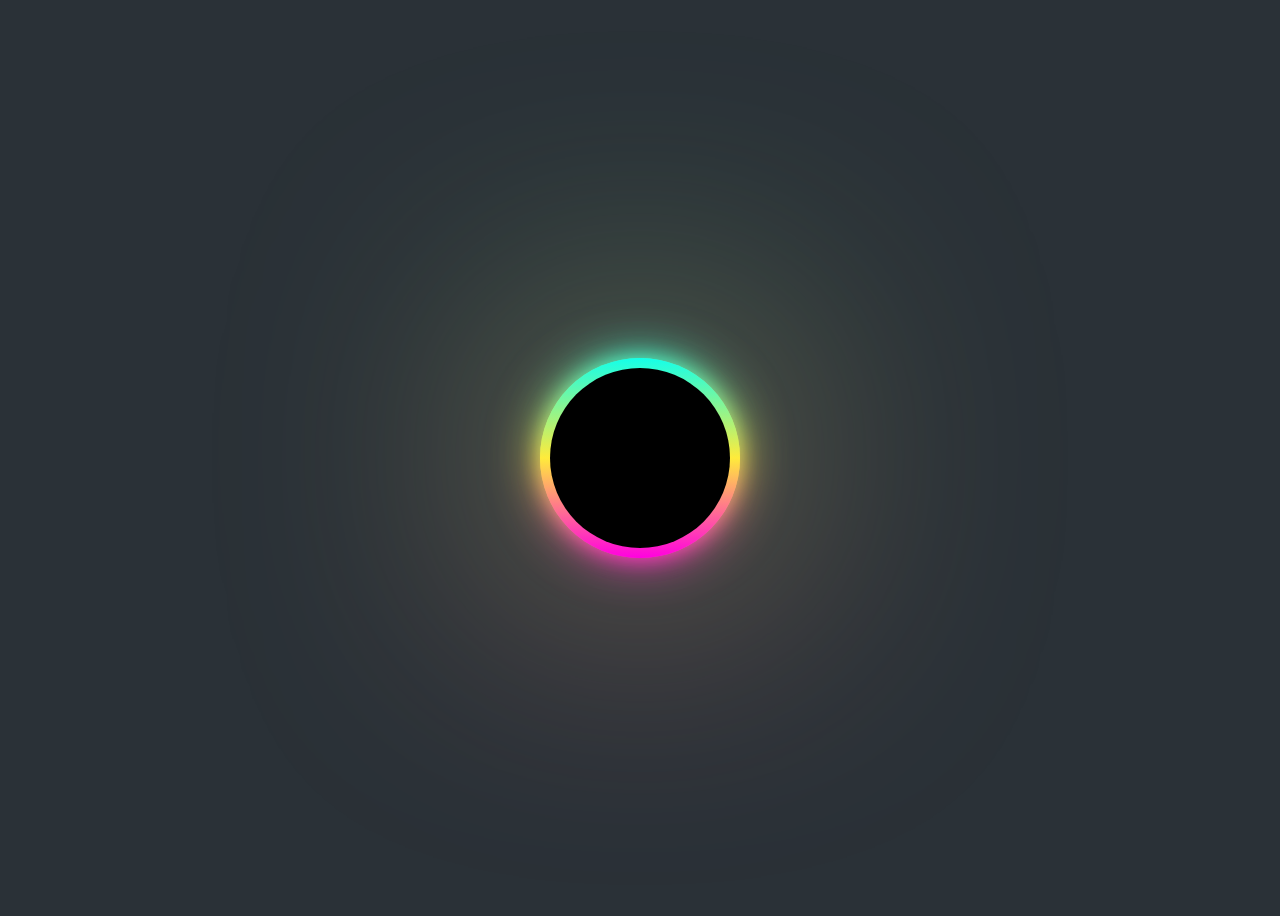
<file: 01/index.html>
<!doctype html>
<html>
	<head>
		<meta charset="utf-8">
		<title>五彩斑斓的黑</title>
		<link href="css/style.css" rel="stylesheet" type="text/css" />
	</head>
	<body>
		<div class="outer-circle">
			<div class="inner-circle"></div>
			<span></span>
			<span></span>
			<span></span>
			<span></span>
		</div>
	</body>
</html>
</file>
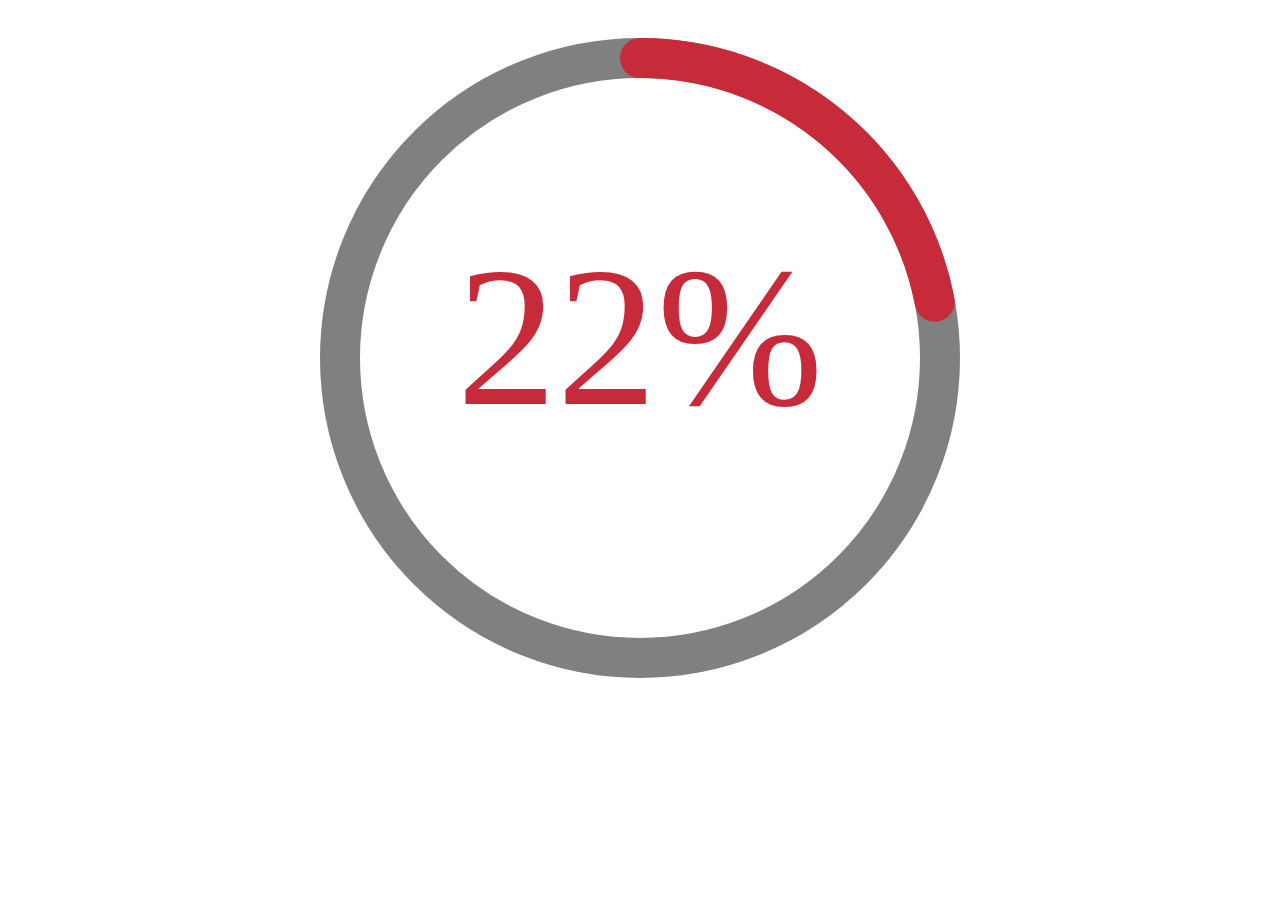
<file: 02/index.html>
<!DOCTYPE html>
<html>
	<head>
		<meta charset="utf-8">
		<title></title>
		<style>
			.text{
				/* 文本水平居中 */
				text-anchor: middle;
				dominant-baseline: middle;
			}
			body{
				text-align: center;
			}
		</style>
	</head>
	<body>
		<svg xmlns="http://www.w3.org/200/svg" 
			height="700" width="700">
			<!-- 设置底色的圆环 -->
		    <circle cx="350" cy="350" r="300" 
				fill="none" stroke="grey" 
				stroke-width="40" stroke-linecap="round"/>
			
			<!-- 设置进度条 -->
			<circle class="progess" 
				transform="rotate(-90,350,350)" 
				cx="350" cy="350" r="300" 
				fill="none" stroke="red" 
				stroke-width="40"
				stroke-linecap="round"
				stroke-dasharray="0,10000"  />
			<!-- stroke-dasharray:一个表示长度，一个表示间距 -->
			<!-- 设置文本 -->
			<text class="text" x="350" y="350" 
				font-size="200" fill="red">0</text>
		</svg>
		<script src="js/index.js" type="text/javascript" charset="utf-8"></script>
	</body>
</html>
</file>
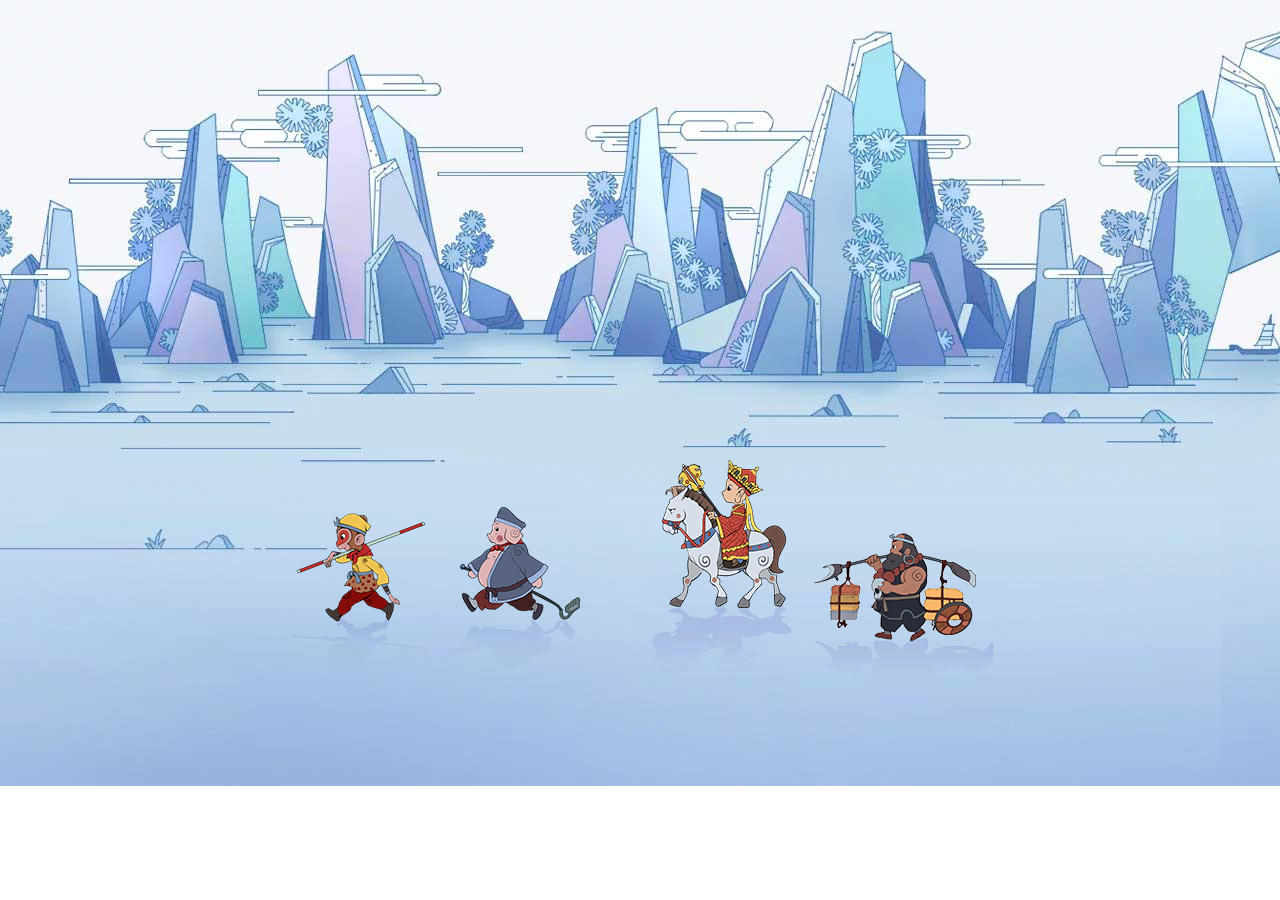
<file: 03/index.html>
<!DOCTYPE html>
<html lang="en">
<head>
	<meta charset="UTF-8">
	<title>Document</title>
	<link rel="stylesheet" type="text/css" href="css/style.css"/>
</head>
<body>
	<div class="wk"></div>
    <div class="bj"></div>
    <div class="ts"></div>
    <div class="ss"></div>
    <div class="main">
        <ul>
        	<li></li>
        	<li></li>
        </ul>
    </div>
</body>
</html>
</file>
<file: 01/css/style.css>
body {
	font-family: "Montserrat", sans-serif;
	min-height: 100vh;
	display: flex;
	align-items: center;
	justify-content: center;
	flex-direction: column;
	background-color: #2A3137; 
}
.outer-circle {
  position: relative;
  height: 200px;
  width: 200px;
  background: linear-gradient(#14ffe9, #ffeb3b, #ff00e0);
  border-radius: 50%;
  animation: rotate 1.5s linear infinite;
}
.inner-circle {
  height: 180px;
  width: 180px;
  position: absolute;
  background: black;
  top: 10px;
  left: 10px;
  border-radius: 50%;
  z-index: 9;
}
@keyframes rotate {
  0% {
    filter: hue-rotate(0deg);
  }
  100% {
    filter: hue-rotate(360deg);
  }
}
.outer-circle span {
  position: absolute;
  height: 200px;
  width: 200px;
  background: linear-gradient(#14ffe9, #ffeb3b, #ff00e0);
  border-radius: 50%;
}
span:nth-child(1) {
  filter: blur(5px);
}

span:nth-child(2) {
  filter: blur(10px);
}

span:nth-child(3) {
  filter: blur(25px);
}

span:nth-child(4) {
  filter: blur(150px);
}
def newsUrl():
    url = 'https://stock.cngold.org/rumen/'
    #通过链接和编码获取页面内容
    doc = pq(url,encoding="utf-8")
    #通过css选择器获取所有的链接标签
    lista = doc('.news_list li a')
    print(lista)
    for i,item in  enumerate(lista):
        #通过yield关键词将newsUrl变成生成器，可进行循环迭代
        yield doc(item).attr('href') 

newsUrl()
</file>
<file: 03/css/style.css>
* {
	padding: 0;
	margin: 0;
	list-style: none;
}
html,body {
	height: 100%;
}
.wk {
	z-index: 999;
	width: 200px;
	height: 180px;
	background: url(../img/wk.png) 0 0 no-repeat;
	position: absolute;
	top: 55%;
	left: 20%;
	animation: wkzou 1s steps(8) infinite;
}
@keyframes wkzou {
	to {
		background-position: -1600px 0;
	}
}

.main {
	height: 100%;
	width: 100%;
	-webkit-background-size: cover;
	background-size: cover;
	overflow: hidden;
	position: relative;
}
.main ul {
	height: 100%;
	width: 3920px;
	position: absolute;
	top: 0;
	left: 0;
	animation: dong 50s linear infinite;
}
@keyframes dong {
	0% {
		left: 0;
	}
	100% {
		left: 1920px;
	}
}
.main ul li {
	height: 100%;
	width: 100%;
	background: url(../img/2.jpg);
	background-repeat: no-repeat;
	float: left;
	margin-left: -2000px;
}
.bj {
	z-index: 999;
	width: 200px;
	height: 180px;
	background: url(../img/bj.png) 0 0 no-repeat;
	position: absolute;
	top: 55%;
	left: 35%;
	animation: bjzou 1s steps(8) infinite;
}
@keyframes bjzou {
	to {
		background-position: -1600px 0;
	}
}
.ts {
	z-index: 999;
	width: 170px;
	height: 240px;
	background: url(../img/ts.png) 0 0 no-repeat;
	position: absolute;
	top: 50%;
	left: 50%;
	animation: tszou 1s steps(8) infinite;
}
@keyframes tszou {
	to {
		background-position: -1360px 0;
	}
}
.ss {
	z-index: 999;
	width: 210px;
	height: 200px;
	background: url(../img/ss.png) 0 0  no-repeat;
	position: absolute;
	top: 57%;
	left: 62%;
	animation: sszou 1s steps(8) infinite;
}
@keyframes sszou {
	to {
		background-position: -1680px 0;
	}
}
</file>
